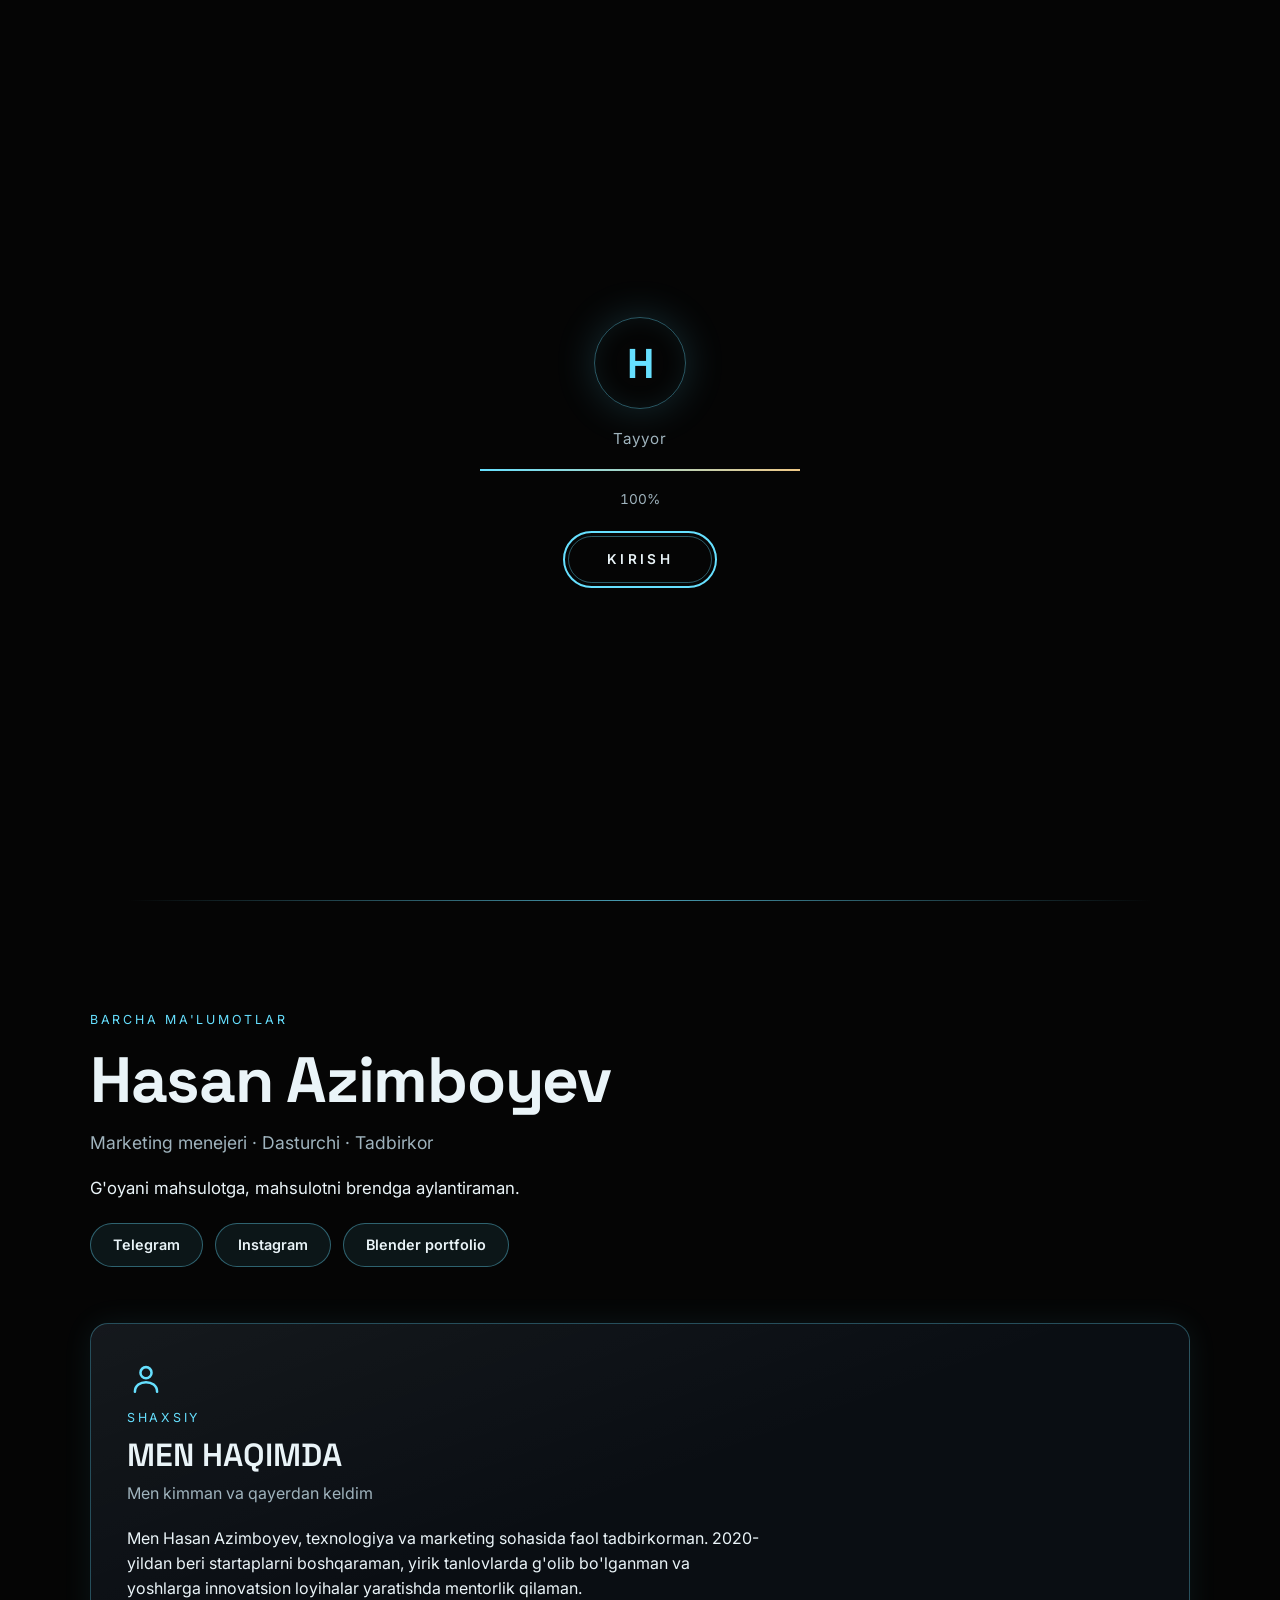
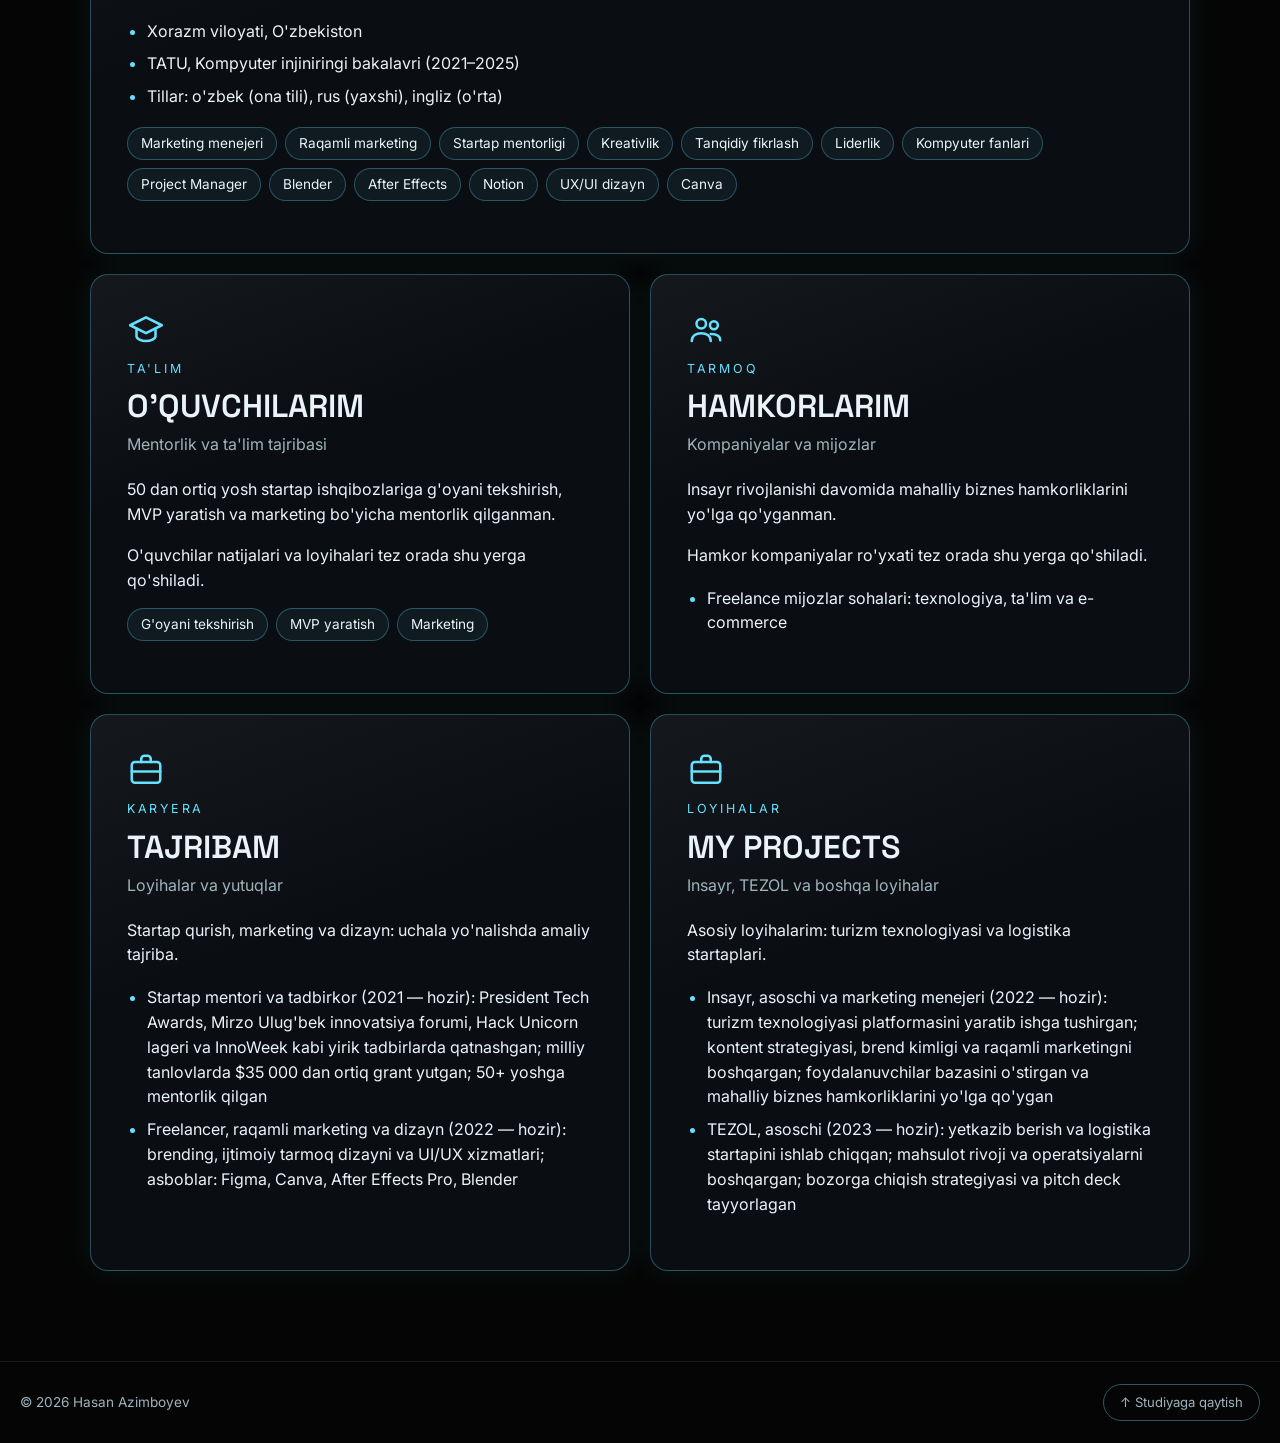
<file: index.html>
<!doctype html>
<html lang="uz">
<head>
  <meta charset="utf-8">
  <meta name="viewport" content="width=device-width, initial-scale=1, viewport-fit=cover">
  <title>Hasan Azimboyev — 3D interaktiv portfolio</title>
  <meta name="description" content="Hasan Azimboyev: Insayr va TEZOL asoschisi, marketing menejeri va dizayner. Interaktiv portfolio.">
  <meta name="theme-color" content="#050505">
  <meta property="og:type" content="website">
  <meta property="og:title" content="Hasan Azimboyev — 3D interaktiv portfolio">
  <meta property="og:description" content="Marketing menejeri, dasturchi va tadbirkor.">
  <meta property="og:url" content="https://azimov-hasan.github.io/hasan/">
  <meta property="og:image" content="https://azimov-hasan.github.io/hasan/assets/img/studio-still.jpg">
  <meta name="twitter:card" content="summary_large_image">
  <link rel="icon" href="data:image/svg+xml,%3Csvg xmlns='http://www.w3.org/2000/svg' viewBox='0 0 64 64'%3E%3Crect width='64' height='64' rx='14' fill='%23050505'/%3E%3Ctext x='32' y='43' font-size='34' font-family='Arial' font-weight='700' text-anchor='middle' fill='%2366e0ff'%3EH%3C/text%3E%3C/svg%3E">
  <link rel="preconnect" href="https://fonts.googleapis.com">
  <link rel="preconnect" href="https://fonts.gstatic.com" crossorigin>
  <link href="https://fonts.googleapis.com/css2?family=Inter:wght@400;500;600&family=Space+Grotesk:wght@500;600;700&display=swap" rel="stylesheet">
  <link rel="stylesheet" href="css/style.css">
  <noscript><style>#loader{display:none}.nojs{display:block}.experience{display:none}</style></noscript>
</head>
<body data-stage="loading">
  <h1 class="sr-only">Hasan Azimboyev — marketing menejeri, dasturchi va tadbirkor</h1>

  <!-- YUKLANISH -->
  <div class="loader" id="loader">
    <div class="loader__logo" aria-hidden="true">H</div>
    <p class="loader__text" id="loaderText">Tajriba tayyorlanmoqda...</p>
    <div class="loader__bar" aria-hidden="true"><i id="loaderBar"></i></div>
    <p class="loader__pct" id="loaderPct" aria-live="polite">0%</p>
    <button class="enter" id="enterBtn" disabled>KIRISH</button>
  </div>

  <!-- 1-QISM: SAHNA (bitta ekran balandligida) -->
  <section class="experience" id="experience">
    <div class="stage" aria-hidden="true">
      <img class="bg bg--still" id="bgStill" src="assets/img/studio-still.jpg" alt="">
      <img class="bg bg--dim" id="bgDim" src="assets/img/studio-dim.jpg" alt="">
      <video class="bg bg--video" id="vIntro" muted playsinline preload="none"></video>
      <video class="bg bg--video" id="vRotate" muted playsinline preload="none"></video>
      <div class="stage__shade"></div>
    </div>

    <button class="skip fade" id="skipBtn">Introni o'tkazib yuborish →</button>
    <button class="exit fade" id="exitBtn">← CHIQISH</button>
    <button class="cta fade" id="ctaBtn"></button>

    <!-- HOLOGRAMMA KARUSELI -->
    <div class="holo fade" id="holo" aria-label="Portfolio ekranlari">
      <div class="holo__track" id="track"></div>
      <button class="holo__nav holo__nav--prev" id="prevBtn" aria-label="Oldingi ekran">‹</button>
      <button class="holo__nav holo__nav--next" id="nextBtn" aria-label="Keyingi ekran">›</button>
      <p class="holo__hint" id="hint">Suring yoki o'qlarni bosing. Ochish uchun markaziy ekranni bosing.</p>
    </div>

    <button class="more fade" id="moreBtn">Barcha ma'lumotlar <span aria-hidden="true">↓</span></button>
  </section>

  <!-- 2-QISM: PASTGA SURILGANDA BARCHA MA'LUMOTLAR (screens.js dan chiziladi) -->
  <main class="info" id="info" aria-label="Barcha ma'lumotlar"></main>

  <footer class="footer">
    <span>© <span id="year">2026</span> Hasan Azimboyev</span>
    <button class="footer__top" id="topBtn">↑ Studiyaga qaytish</button>
  </footer>

  <!-- BATAFSIL KO'RINISH -->
  <section class="detail" id="detail" hidden role="dialog" aria-modal="true" aria-labelledby="detailTitle">
    <div class="detail__backdrop" id="detailBackdrop"></div>
    <button class="back" id="backBtn">← EKRANLARGA QAYTISH</button>
    <article class="detail__panel" id="detailPanel" tabindex="-1"></article>
  </section>

  <noscript>
    <div class="nojs">
      <h2>Hasan Azimboyev</h2>
      <p>Marketing menejeri, dasturchi va tadbirkor. Insayr (turizm texnologiyasi) va TEZOL (logistika) asoschisi. TATU, Kompyuter injiniringi (2021–2025).</p>
      <p>Telegram: <a href="https://t.me/Azimboyev_h">@Azimboyev_h</a> · Instagram: <a href="https://instagram.com/hasan.az1mov">hasan.az1mov</a></p>
      <p>Interaktiv portfolioni ko'rish uchun JavaScript'ni yoqing.</p>
    </div>
  </noscript>

  <script src="js/config.js"></script>
  <script src="js/screens.js"></script>
  <script src="js/main.js"></script>
</body>
</html>
</file>
<file: css/style.css>
/* =========================================================
   HASAN — 3D interaktiv portfolio
   Qora studiya, iliq oltin yorug'lik, shaffof shisha ekranlar.
   ========================================================= */
:root {
  --bg: #050505;
  --text: #eaf4f8;
  --muted: #9fb3bd;
  --cyan: #66e0ff;
  --gold: #f0c987;
  --glass: rgba(8, 14, 20, 0.66);
  --glass-line: rgba(102, 224, 255, 0.38);
  --font-body: "Inter", system-ui, -apple-system, "Segoe UI", sans-serif;
  --font-head: "Space Grotesk", var(--font-body);
  --ease: cubic-bezier(.2, .8, .2, 1);
  --card-w: 480px;
  --card-h: clamp(200px, 32vh, 290px);
  color-scheme: dark;
}
*, *::before, *::after { box-sizing: border-box; }
html, body { margin: 0; }
body {
  background: var(--bg); color: var(--text); font-family: var(--font-body); line-height: 1.55;
  overflow-x: hidden; -webkit-font-smoothing: antialiased;
}
button { font: inherit; color: inherit; cursor: pointer; }
a { color: inherit; }
.sr-only { position: absolute; width: 1px; height: 1px; overflow: hidden; clip: rect(0 0 0 0); white-space: nowrap; }
:focus-visible { outline: 2px solid var(--cyan); outline-offset: 3px; }

/* yumshoq paydo/yo'q bo'lish */
.fade { opacity: 0; visibility: hidden; pointer-events: none; transition: opacity .6s ease, visibility 0s .6s; }
.fade.is-visible { opacity: 1; visibility: visible; pointer-events: auto; transition: opacity .6s ease; }

/* ===== FON ===== */
.stage { position: absolute; inset: 0; background: #000; overflow: hidden; }
.bg { position: absolute; inset: 0; width: 100%; height: 100%; object-fit: cover; object-position: 50% 45%; opacity: 0; transition: opacity 1.8s ease, transform 2.6s cubic-bezier(.45, 0, .2, 1); }
.bg.is-in { opacity: 1; }
/* Portret ekranda (telefon) butun sahna ko'rinsin: divanlar va Hasan kesilib ketmasin */
@media (max-aspect-ratio: 4/5) {
  .bg--still, .bg--video { object-fit: contain; }
}
.bg--video { transition: none; }
body[data-stage="rotating"] .bg--still, body[data-stage="rotating"] .bg--dim,
body[data-stage="dropping"] .bg--still, body[data-stage="dropping"] .bg--dim,
body[data-stage="carousel"] .bg--still, body[data-stage="carousel"] .bg--dim,
body[data-stage="detail"] .bg--still, body[data-stage="detail"] .bg--dim { transform: scale(1.05); }
.stage__shade { position: absolute; inset: 0; background: radial-gradient(ellipse at 50% 40%, transparent 35%, rgba(0, 0, 0, .55) 100%); pointer-events: none; }
body.degraded .bg { display: none; }
body.degraded .stage { background: radial-gradient(ellipse at 50% 0%, #2a2114 0%, #050505 60%); }

/* ===== YUKLANISH ===== */
.loader {
  position: fixed; inset: 0; z-index: 100; background: var(--bg); display: flex; flex-direction: column;
  align-items: center; justify-content: center; gap: 18px; padding: 24px; text-align: center;
  transition: opacity .9s ease;
}
.loader.is-done { opacity: 0; pointer-events: none; }
.loader__logo {
  width: 92px; height: 92px; border-radius: 50%; display: grid; place-items: center;
  font: 700 2.6rem var(--font-head); color: var(--cyan); border: 1px solid var(--glass-line);
  box-shadow: 0 0 40px rgba(102, 224, 255, .18), inset 0 0 24px rgba(102, 224, 255, .08);
}
.loader__text { margin: 0; color: var(--muted); letter-spacing: .06em; font-size: .95rem; max-width: 38ch; }
.loader__bar { width: min(320px, 70vw); height: 2px; background: rgba(255, 255, 255, .12); overflow: hidden; }
.loader__bar i { display: block; height: 100%; background: linear-gradient(90deg, var(--cyan), var(--gold)); transform: scaleX(0); transform-origin: left; transition: transform .35s ease; }
.loader__pct { margin: 0; font-variant-numeric: tabular-nums; color: var(--muted); font-size: .85rem; }
.enter {
  margin-top: 8px; padding: 12px 38px; border-radius: 999px; background: transparent; color: var(--text);
  border: 1px solid var(--glass-line); letter-spacing: .24em; font-weight: 600; font-size: .85rem;
  transition: background .25s, box-shadow .25s, opacity .25s;
}
.enter:not(:disabled):hover { background: rgba(102, 224, 255, .12); box-shadow: 0 0 28px rgba(102, 224, 255, .25); }
.enter:disabled { opacity: .35; cursor: default; }

/* ===== SKIP VA ASOSIY TUGMA ===== */
.skip {
  position: absolute; z-index: 40; right: max(20px, env(safe-area-inset-right)); bottom: max(20px, env(safe-area-inset-bottom));
  background: rgba(0, 0, 0, .45); border: 1px solid rgba(255, 255, 255, .25); border-radius: 999px;
  padding: 9px 18px; font-size: .85rem; color: var(--text); backdrop-filter: blur(8px);
}
.skip:hover { border-color: var(--cyan); }
.cta {
  position: absolute; z-index: 40; top: max(22px, calc(env(safe-area-inset-top) + 14px)); left: 50%; transform: translateX(-50%);
  max-width: 92vw; padding: 15px 34px; border-radius: 999px; text-align: center;
  background: rgba(14, 12, 8, .55); border: 1px solid rgba(240, 201, 135, .6); color: var(--text);
  letter-spacing: .14em; font-weight: 600; font-size: clamp(.72rem, 2.4vw, .92rem); backdrop-filter: blur(10px);
  box-shadow: 0 0 36px rgba(240, 201, 135, .18);
  transition: opacity .6s ease, visibility 0s .6s, transform .25s ease, box-shadow .25s ease;
}
.cta.is-visible { transition: opacity .6s ease, transform .25s ease, box-shadow .25s ease; }
.cta:hover { transform: translateX(-50%) scale(1.04); box-shadow: 0 0 48px rgba(240, 201, 135, .34); }

/* ===== HOLOGRAMMA KARUSELI ===== */
.holo {
  position: absolute; z-index: 30; left: 0; right: 0; top: clamp(70px, 11vh, 120px); height: calc(var(--card-h) + 70px);
  perspective: 1500px; touch-action: pan-y; user-select: none; -webkit-user-select: none; cursor: grab;
  transition: opacity .6s ease, visibility 0s .6s, transform .7s var(--ease), filter .7s ease;
}
.holo.is-visible { transition: opacity .6s ease, transform .7s var(--ease), filter .7s ease; }
.holo:active { cursor: grabbing; }
.holo.is-dimmed { transform: scale(.9); filter: blur(2px) brightness(.5); pointer-events: none; }
.holo__track { position: absolute; inset: 0; transform-style: preserve-3d; }
.holo__item {
  position: absolute; left: 50%; top: 50%; width: var(--card-w); height: var(--card-h);
  margin-left: calc(var(--card-w) / -2); margin-top: calc(var(--card-h) / -2); will-change: transform, opacity; outline-offset: 6px;
}
.holo__card {
  position: relative; width: 100%; height: 100%; padding: 26px 28px; border-radius: 18px; overflow: hidden;
  display: flex; flex-direction: column; justify-content: center; gap: 6px;
  background: linear-gradient(160deg, rgba(255, 255, 255, .09), rgba(255, 255, 255, .02) 40%), var(--glass);
  backdrop-filter: blur(14px) saturate(1.2); -webkit-backdrop-filter: blur(14px) saturate(1.2);
  border: 1px solid var(--glass-line);
  box-shadow: 0 0 30px rgba(102, 224, 255, .14), inset 0 0 40px rgba(102, 224, 255, .05);
  transition: box-shadow .3s ease, border-color .3s ease;
}
.holo__card::before { /* nozik cyan chekka yorug'ligi */
  content: ""; position: absolute; left: 12%; right: 12%; top: 0; height: 1px;
  background: linear-gradient(90deg, transparent, var(--cyan), transparent); opacity: .8;
}
.holo__item.is-center .holo__card { border-color: rgba(102, 224, 255, .7); box-shadow: 0 0 46px rgba(102, 224, 255, .26), inset 0 0 44px rgba(102, 224, 255, .08); }
.holo__item.is-center:hover .holo__card { box-shadow: 0 0 60px rgba(102, 224, 255, .38), inset 0 0 44px rgba(102, 224, 255, .1); }
.icon { width: 38px; height: 38px; color: var(--cyan); display: grid; place-items: center; margin-bottom: 4px; }
.icon svg { width: 100%; height: 100%; }
.holo__title { margin: 0; font: 600 clamp(1.2rem, 3.2vw, 1.7rem) var(--font-head); letter-spacing: .04em; }
.holo__sub { margin: 0; color: var(--muted); font-size: clamp(.85rem, 2.2vw, .98rem); max-width: 30ch; }
.holo__arrow { position: absolute; right: 22px; bottom: 16px; color: var(--cyan); font-size: 1.2rem; }
.holo__eyebrow { margin: 0; color: var(--muted); letter-spacing: .22em; font-size: .8rem; }
.holo__card--hero { padding-left: clamp(22px, 5vw, 44px); }
.holo__card--hero .holo__title { font-size: clamp(1.7rem, 5.4vw, 2.7rem); letter-spacing: 0; }
.holo__more { margin: 14px 0 0; color: var(--cyan); font-size: .85rem; }
.hero-mark {
  position: absolute; right: clamp(20px, 6%, 56px); top: 50%; width: clamp(70px, 18%, 110px); aspect-ratio: 1; transform: translateY(-50%);
  display: grid; place-items: center; font: 700 clamp(2.4rem, 8vw, 4.2rem) var(--font-head);
  background: linear-gradient(135deg, #fff, var(--cyan)); -webkit-background-clip: text; background-clip: text; color: transparent;
  text-shadow: none; filter: drop-shadow(0 0 18px rgba(102, 224, 255, .5));
}
.hero-mark::after {
  content: ""; position: absolute; inset: -34% -62%; border: 1px solid rgba(102, 224, 255, .55); border-radius: 50%; transform: rotate(-18deg);
}

/* tepadan tushish: markaz birinchi, so'ng atrofga, yengil damping */
.holo.is-dropping .holo__card { opacity: 0; animation: drop 1.1s var(--ease) both; animation-delay: calc(var(--i) * .15s); }
@keyframes drop {
  0% { opacity: 0; transform: translateY(-75vh) scale(.92); }
  15% { opacity: 1; }
  72% { transform: translateY(9px) scale(1); }
  100% { opacity: 1; transform: none; }
}

.holo__nav {
  position: absolute; top: 50%; transform: translateY(-50%); z-index: 200; width: 46px; height: 46px; border-radius: 50%;
  background: rgba(0, 0, 0, .4); border: 1px solid var(--glass-line); font-size: 1.6rem; line-height: 1; backdrop-filter: blur(8px);
  transition: background .2s, opacity .2s;
}
.holo__nav:hover:not(:disabled) { background: rgba(102, 224, 255, .15); }
.holo__nav:disabled { opacity: .25; cursor: default; }
.holo__nav--prev { left: max(14px, env(safe-area-inset-left)); }
.holo__nav--next { right: max(14px, env(safe-area-inset-right)); }
.holo__hint {
  position: absolute; left: 0; right: 0; bottom: 0; margin: 0; text-align: center; color: var(--muted); font-size: .85rem;
  opacity: 0; transition: opacity .5s ease; padding: 0 20px; pointer-events: none;
}
.holo__hint.is-visible { opacity: .9; }

/* ===== BATAFSIL KO'RINISH ===== */
.detail { position: fixed; inset: 0; z-index: 60; display: grid; place-items: center; padding: 70px 16px 24px; }
.detail[hidden] { display: none; }
.detail__backdrop { position: absolute; inset: 0; background: rgba(0, 0, 0, .62); backdrop-filter: blur(4px); }
.detail__panel {
  position: relative; width: min(860px, 100%); max-height: 100%; overflow-y: auto; border-radius: 20px; padding: clamp(22px, 4vw, 44px);
  padding-bottom: calc(clamp(22px, 4vw, 44px) + 28px); /* pastki fade uchun joy: skill chiplar fade ostida qolmasin */
  overscroll-behavior: contain; -webkit-overflow-scrolling: touch;
  -webkit-mask-image: linear-gradient(to bottom, #000 calc(100% - 40px), transparent 100%);
          mask-image: linear-gradient(to bottom, #000 calc(100% - 40px), transparent 100%);
  background: linear-gradient(160deg, rgba(255, 255, 255, .08), rgba(255, 255, 255, .02) 40%), rgba(8, 14, 20, .82);
  backdrop-filter: blur(18px); -webkit-backdrop-filter: blur(18px);
  border: 1px solid rgba(102, 224, 255, .55); box-shadow: 0 0 60px rgba(102, 224, 255, .22);
}
.detail__cat { margin: 0 0 8px; color: var(--cyan); letter-spacing: .22em; text-transform: uppercase; font-size: .78rem; }
.detail__title { margin: 0; font: 600 clamp(1.7rem, 5vw, 2.6rem) var(--font-head); }
.detail__desc { margin: 6px 0 20px; color: var(--muted); }
.detail__body p { max-width: 62ch; }
.detail__list { margin: 18px 0; padding-left: 20px; display: grid; gap: 8px; }
.detail__list li::marker { color: var(--cyan); }
.detail__media { display: grid; grid-template-columns: repeat(auto-fit, minmax(220px, 1fr)); gap: 12px; margin: 18px 0; }
.detail__media img, .detail__media video { width: 100%; border-radius: 12px; border: 1px solid rgba(255, 255, 255, .15); }
.detail__links { display: flex; flex-wrap: wrap; gap: 12px; margin-top: 22px; }
.btn {
  display: inline-flex; padding: 10px 22px; border-radius: 999px; text-decoration: none; font-weight: 600; font-size: .9rem;
  border: 1px solid var(--glass-line); background: rgba(102, 224, 255, .08); transition: background .2s, box-shadow .2s;
}
.btn:hover { background: rgba(102, 224, 255, .2); box-shadow: 0 0 24px rgba(102, 224, 255, .3); }
.back {
  position: fixed; z-index: 70; top: max(18px, env(safe-area-inset-top)); left: max(18px, env(safe-area-inset-left));
  padding: 10px 20px; border-radius: 999px; background: rgba(0, 0, 0, .5); border: 1px solid var(--glass-line);
  letter-spacing: .12em; font-size: .78rem; font-weight: 600; backdrop-filter: blur(8px);
}
.back:hover { background: rgba(102, 224, 255, .15); }
@media (max-width: 480px), (max-height: 720px) {
  .detail { padding: 64px 10px 12px; }
  .detail__panel { padding: 18px 18px 40px; }
  .detail__desc { margin-bottom: 12px; }
}

/* ===== BOSHQA ===== */
.badge { position: absolute; z-index: 20; left: max(16px, env(safe-area-inset-left)); bottom: max(14px, env(safe-area-inset-bottom)); margin: 0; font-size: .72rem; color: rgba(255, 255, 255, .45); max-width: 55vw; }
.badge[hidden] { display: none; }
.nojs { display: none; position: relative; z-index: 200; padding: 40px 20px; max-width: 60ch; margin: 0 auto; }

/* ===== MOBIL ===== */
@media (max-width: 700px) {
  .holo { top: clamp(86px, 15vh, 120px); }
  .holo__nav { width: 40px; height: 40px; }
  .skip { font-size: .78rem; padding: 8px 14px; }
  .badge { display: none; }
  .holo__hint { bottom: -6px; }
}
@media (prefers-reduced-motion: reduce) {
  .bg, .holo, .loader, .fade { transition-duration: .01s; }
  .holo.is-dropping .holo__card { animation: none; opacity: 1; }
}

/* ===== 2-BOSQICH: SAHNA + PASTDAGI MA'LUMOTLAR SAHIFASI ===== */
.experience { position: relative; height: 100vh; height: 100svh; overflow: hidden; background: #000; }
/* Animatsiya paytida va oyna ochiqligida sahifa surilmaydi */
body[data-stage="loading"], body[data-stage="intro"], body[data-stage="rotating"],
body[data-stage="dropping"], body[data-stage="detail"] { overflow: hidden; }

.exit, .more {
  position: absolute; z-index: 40; border-radius: 999px; background: rgba(0, 0, 0, .5); border: 1px solid var(--glass-line);
  letter-spacing: .12em; font-size: .78rem; font-weight: 600; backdrop-filter: blur(8px); padding: 10px 20px;
}
.exit { top: max(18px, env(safe-area-inset-top)); left: max(18px, env(safe-area-inset-left)); }
.more { bottom: max(18px, env(safe-area-inset-bottom)); left: 50%; transform: translateX(-50%); letter-spacing: .06em; font-size: .85rem; }
.exit:hover, .more:hover { background: rgba(102, 224, 255, .15); }

.info { position: relative; background: var(--bg); padding: clamp(56px, 10vw, 110px) max(20px, env(safe-area-inset-right)) clamp(48px, 8vw, 90px) max(20px, env(safe-area-inset-left)); }
.info::before { content: ""; position: absolute; left: 10%; right: 10%; top: 0; height: 1px; background: linear-gradient(90deg, transparent, var(--cyan), transparent); opacity: .7; }
.info__inner { max-width: 1100px; margin: 0 auto; }
.info__head { margin-bottom: clamp(32px, 6vw, 56px); }
.info__eyebrow { margin: 0 0 10px; color: var(--cyan); letter-spacing: .22em; font-size: .78rem; }
.info__name { margin: 0; font: 700 clamp(2.2rem, 7vw, 4rem) var(--font-head); letter-spacing: -.02em; }
.info__role { margin: 8px 0 0; color: var(--muted); font-size: 1.1rem; }
.info__lead { margin: 18px 0 0; max-width: 56ch; font-size: 1.05rem; }
.info__links { display: flex; flex-wrap: wrap; gap: 12px; margin-top: 22px; }
.info__grid { display: grid; grid-template-columns: repeat(2, minmax(0, 1fr)); gap: 20px; }
.info__card {
  position: relative; padding: clamp(22px, 3.5vw, 36px); border-radius: 18px; border: 1px solid rgba(102, 224, 255, .3);
  background: linear-gradient(160deg, rgba(255, 255, 255, .06), rgba(255, 255, 255, .015) 40%), rgba(8, 14, 20, .7);
  box-shadow: 0 0 30px rgba(102, 224, 255, .08);
}
.info__card--wide { grid-column: 1 / -1; }
.info__card .detail__title { font-size: clamp(1.4rem, 3.4vw, 2rem); }
.info__card p { max-width: 64ch; }
.info__card .icon { margin-bottom: 10px; }

.chips { list-style: none; display: flex; flex-wrap: wrap; gap: 8px; padding: 0; margin: 16px 0; }
.chips li { border: 1px solid rgba(102, 224, 255, .3); background: rgba(102, 224, 255, .06); border-radius: 999px; padding: 5px 13px; font-size: .85rem; }

.footer {
  display: flex; flex-wrap: wrap; justify-content: space-between; align-items: center; gap: 14px; background: var(--bg);
  padding: 22px max(20px, env(safe-area-inset-right)) max(22px, env(safe-area-inset-bottom)) max(20px, env(safe-area-inset-left));
  border-top: 1px solid rgba(255, 255, 255, .08); color: var(--muted); font-size: .85rem;
}
.footer__top { background: none; border: 1px solid var(--glass-line); border-radius: 999px; padding: 7px 16px; font-size: .82rem; }
.footer__top:hover { background: rgba(102, 224, 255, .12); }

@media (max-width: 760px) {
  .info__grid { grid-template-columns: 1fr; }
}
</file>
